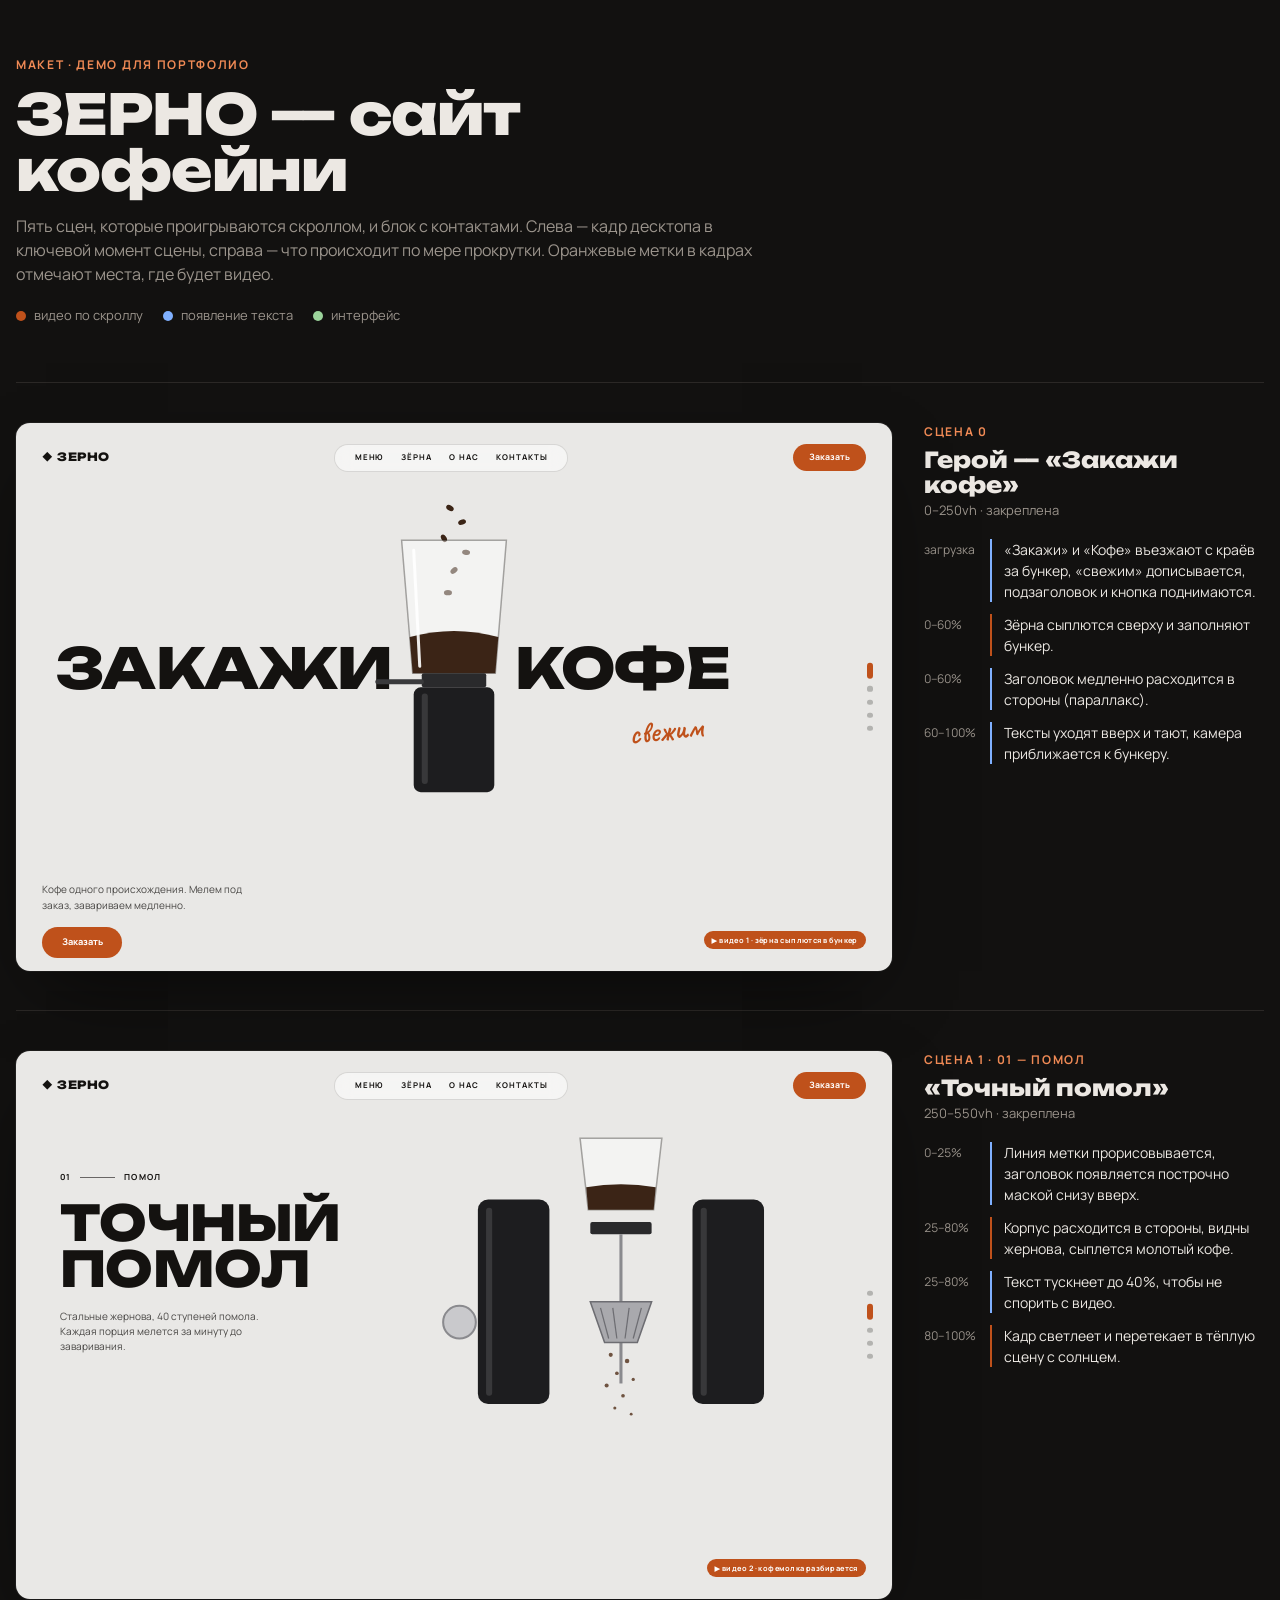
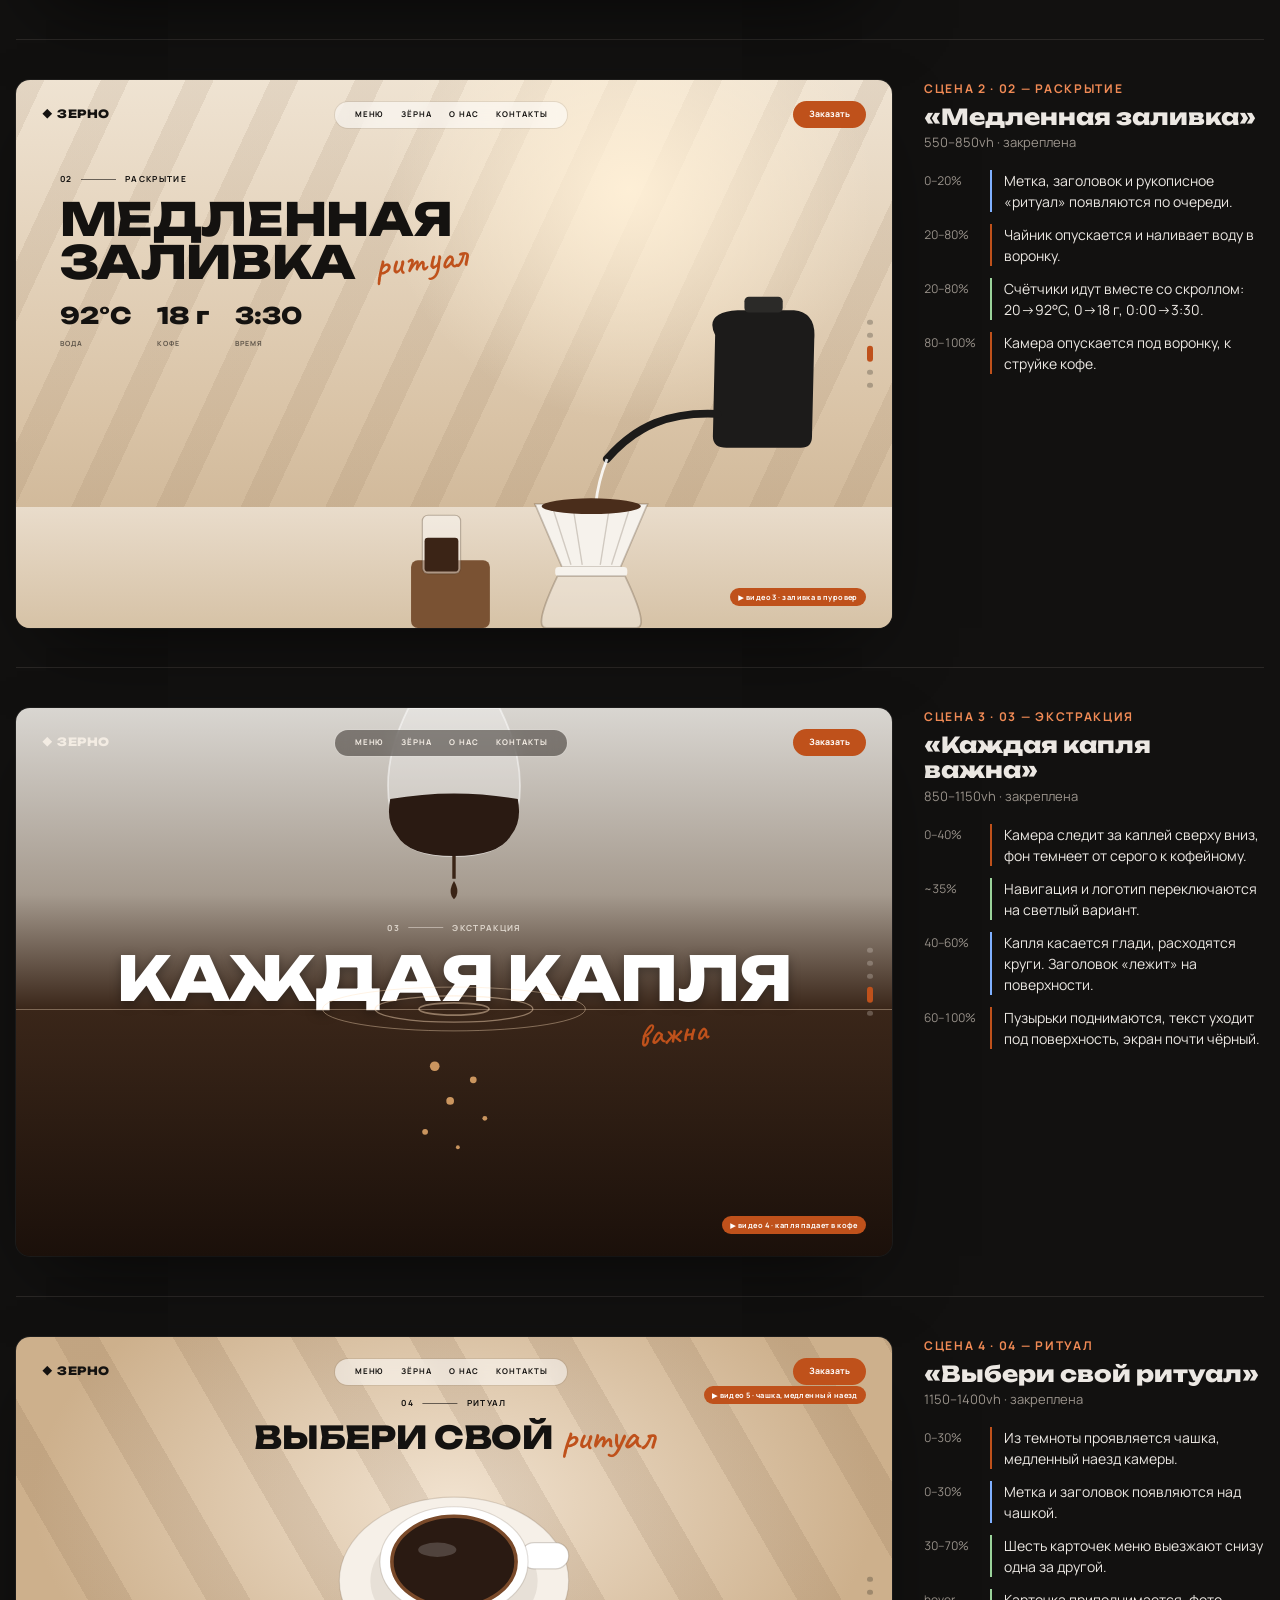
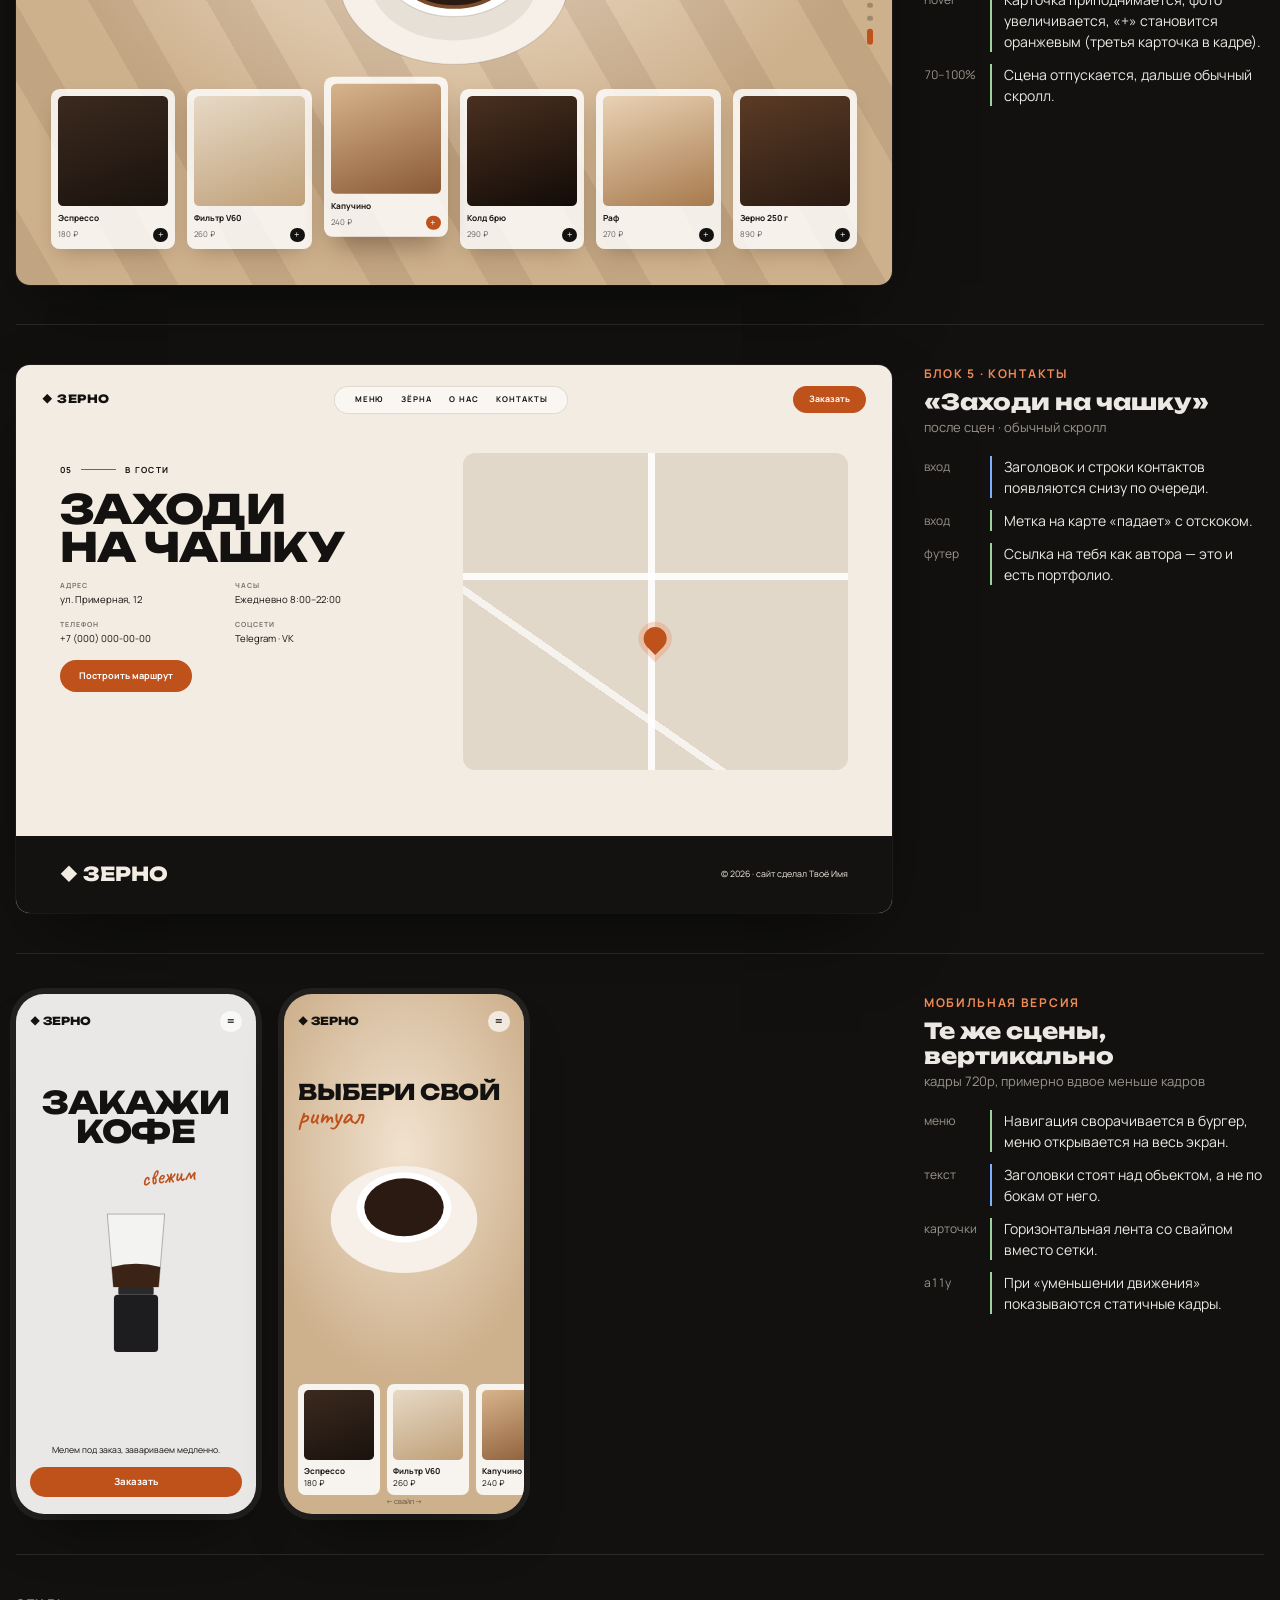
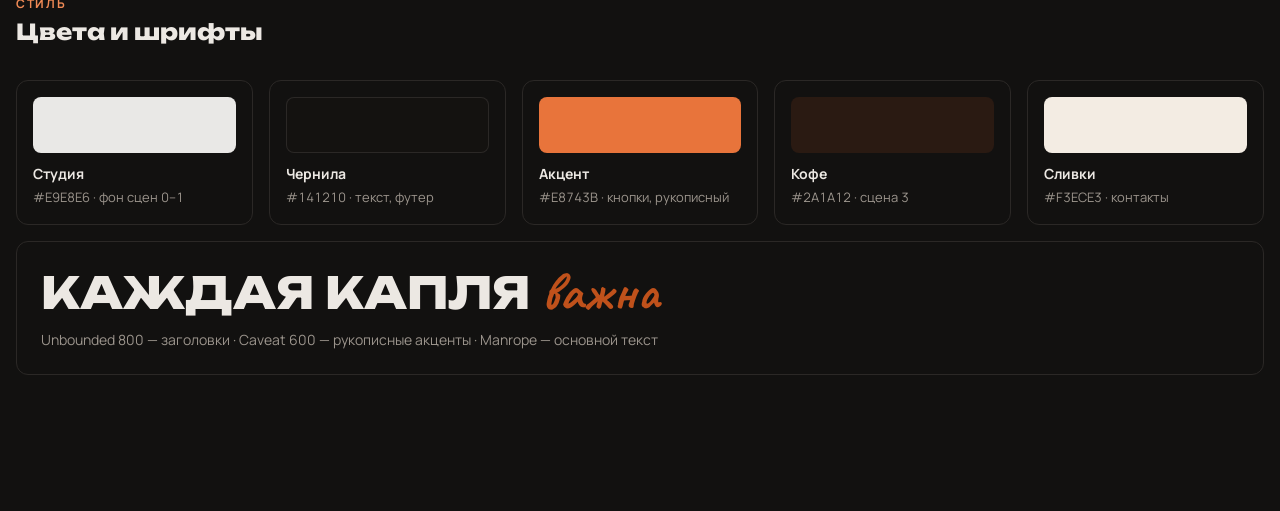
<file: mockup.html>
<!doctype html>
<html lang="ru">
<head>
<meta charset="utf-8">
<meta name="viewport" content="width=device-width, initial-scale=1">
<title>ЗЕРНО — макет</title>
<link rel="preconnect" href="https://fonts.googleapis.com">
<link rel="preconnect" href="https://fonts.gstatic.com" crossorigin>
<link href="https://fonts.googleapis.com/css2?family=Caveat:wght@600&family=Manrope:wght@400;500;700&family=Unbounded:wght@500;800&display=swap" rel="stylesheet">
<style>
  :root {
    --studio: #e9e8e6;
    --ink: #141210;
    --accent: #bf511b;
    --accent-on-dark: #f08a55;
    --coffee: #2a1a12;
    --cream: #f3ece3;
    --page: #121110;
    --page-text: #ece8e3;
    --muted: #9b948c;
    --line: #2b2826;
  }
  * { box-sizing: border-box; margin: 0; padding: 0; }
  body {
    background: var(--page);
    color: var(--page-text);
    font-family: Manrope, system-ui, sans-serif;
    line-height: 1.5;
    padding: 56px 16px 96px;
  }
  .wrap { max-width: 1320px; margin: 0 auto; }

  /* ---------- page header ---------- */
  .doc-head { margin-bottom: 56px; max-width: 760px; }
  .doc-head .kicker { color: var(--accent-on-dark); font-weight: 700; letter-spacing: .14em; font-size: 12px; text-transform: uppercase; }
  .doc-head h1 { font-family: Unbounded, sans-serif; font-weight: 800; font-size: clamp(32px, 5vw, 56px); line-height: 1; margin: 12px 0 16px; letter-spacing: -.02em; }
  .doc-head p { color: var(--muted); }
  .legend { display: flex; flex-wrap: wrap; gap: 8px 20px; margin-top: 20px; font-size: 13px; color: var(--muted); }
  .legend span::before { content: ""; display: inline-block; width: 10px; height: 10px; border-radius: 50%; margin-right: 8px; vertical-align: -1px; }
  .legend .l-video::before { background: var(--accent); }
  .legend .l-text::before { background: #7fb0ff; }
  .legend .l-ui::before { background: #9bd49b; }

  /* ---------- scene row ---------- */
  .scene { display: grid; grid-template-columns: minmax(0, 1fr) 340px; gap: 32px; align-items: start; padding: 40px 0; border-top: 1px solid var(--line); }
  .notes h2 { font-family: Unbounded, sans-serif; font-weight: 800; font-size: 22px; line-height: 1.15; margin: 6px 0 4px; }
  .notes .num { color: var(--accent-on-dark); font-weight: 700; font-size: 12px; letter-spacing: .14em; }
  .notes .range { color: var(--muted); font-size: 13px; margin-bottom: 18px; }
  .steps { list-style: none; display: grid; gap: 12px; }
  .steps li { display: grid; grid-template-columns: 56px 1fr; gap: 10px; font-size: 14px; }
  .steps .at { font-variant-numeric: tabular-nums; font-size: 12px; color: var(--muted); padding-top: 2px; }
  .steps .t { padding-left: 12px; border-left: 2px solid var(--line); }
  .steps .t.video { border-color: var(--accent); }
  .steps .t.text { border-color: #7fb0ff; }
  .steps .t.ui { border-color: #9bd49b; }

  /* ---------- frame (desktop screen) ---------- */
  .frame {
    container-type: inline-size;
    position: relative;
    aspect-ratio: 16 / 10;
    border-radius: 14px;
    overflow: hidden;
    background: var(--studio);
    color: var(--ink);
    box-shadow: 0 30px 80px -30px rgba(0,0,0,.7), 0 0 0 1px rgba(255,255,255,.06);
  }
  .frame * { position: absolute; }
  .frame .flow, .frame .flow * { position: static; }

  .f-nav { inset: 2.4cqw 3cqw auto 3cqw; display: flex; align-items: center; justify-content: space-between; z-index: 5; }
  .f-nav * { position: static; }
  .f-logo { font-family: Unbounded, sans-serif; font-weight: 800; font-size: 1.3cqw; letter-spacing: .04em; }
  .f-pill { display: flex; gap: 2cqw; padding: .8cqw 2.2cqw; border-radius: 99px; font-size: .9cqw; font-weight: 700; letter-spacing: .12em; background: rgba(255,255,255,.55); backdrop-filter: blur(8px); box-shadow: 0 0 0 1px rgba(20,18,16,.08); }
  .f-cta { font-size: 1cqw; font-weight: 700; color: #fff; background: var(--accent); padding: .8cqw 1.8cqw; border-radius: 99px; }
  .dark .f-pill { background: rgba(20,14,10,.45); color: var(--cream); box-shadow: 0 0 0 1px rgba(255,255,255,.12); }
  .dark .f-logo { color: var(--cream); }

  .dots { right: 2.2cqw; top: 50%; transform: translateY(-50%); display: grid; gap: .9cqw; z-index: 5; }
  .dots i { position: static; display: block; width: .6cqw; height: .6cqw; border-radius: 50%; background: currentColor; opacity: .25; }
  .dots i.on { opacity: 1; height: 1.8cqw; border-radius: 99px; background: var(--accent); }

  .label { font-size: .95cqw; font-weight: 700; letter-spacing: .16em; display: flex; align-items: center; gap: 1cqw; }
  .label * { position: static; }
  .label b { display: inline-block; width: 4cqw; height: 1px; background: currentColor; opacity: .6; }
  .title { font-family: Unbounded, sans-serif; font-weight: 800; line-height: .95; letter-spacing: -.01em; text-transform: uppercase; }
  .script { font-family: Caveat, cursive; font-weight: 600; color: var(--accent); }
  .body { font-size: 1.15cqw; line-height: 1.5; max-width: 26cqw; opacity: .75; }
  .btn { display: inline-block; font-size: 1.05cqw; font-weight: 700; color: #fff; background: var(--accent); padding: 1cqw 2.2cqw; border-radius: 99px; }

  /* tag that marks a placeholder for video */
  .tag { right: 3cqw; bottom: 2.4cqw; font-size: .85cqw; font-weight: 700; letter-spacing: .06em; padding: .4cqw .9cqw; border-radius: 99px; background: var(--accent); color: #fff; white-space: nowrap; z-index: 6; }
  .tag::before { content: "▶ "; }

  /* ---------- scene 0: hero ---------- */
  .s0 .obj { left: 50%; top: 14%; width: 23cqw; transform: translateX(-50%); z-index: 3; }
  .s0 .h-left, .s0 .h-right { top: 40%; font-size: 6.4cqw; z-index: 2; }
  .s0 .h-left { right: 57%; }
  .s0 .h-right { left: 57%; }
  .s0 .h-script { left: 70%; top: 52%; font-size: 3.4cqw; transform: rotate(-6deg); z-index: 4; }
  .s0 .bl { left: 3cqw; bottom: 5cqw; display: grid; gap: 1.6cqw; }
  .s0 .bl > * { position: static; }

  /* ---------- scene 1: grind ---------- */
  .s1 .copy { left: 5cqw; top: 22%; display: grid; gap: 1.8cqw; }
  .s1 .copy > * { position: static; }
  .s1 .title { font-size: 5.6cqw; }
  .s1 .obj { right: 10cqw; top: 14%; width: 42cqw; }

  /* ---------- scene 2: bloom ---------- */
  .s2 { background:
      radial-gradient(40% 60% at 70% 20%, rgba(255,240,215,.95), transparent 70%),
      repeating-linear-gradient(115deg, rgba(120,90,60,.10) 0 2cqw, transparent 2cqw 6cqw),
      linear-gradient(180deg, #efe3d2 0%, #d9c3a6 62%, #c7ad8c 100%); }
  .s2 .copy { left: 5cqw; top: 17%; display: grid; gap: 1.4cqw; }
  .s2 .copy * { position: static; }
  .s2 .copy .t-wrap { position: relative; }
  .s2 .copy .t-wrap .script { position: absolute; }
  .s2 .title { font-size: 5.2cqw; }
  .s2 .t-wrap { position: relative; }
  .s2 .t-wrap .script { position: absolute; left: 36cqw; bottom: -.4cqw; font-size: 4.2cqw; transform: rotate(-6deg); }
  .s2 .stats { display: flex; gap: 3cqw; margin-top: 1cqw; }
  .s2 .stats > div { position: static; }
  .s2 .stats strong { display: block; font-family: Unbounded, sans-serif; font-weight: 800; font-size: 2.6cqw; line-height: 1; }
  .s2 .stats span { font-size: .8cqw; font-weight: 700; letter-spacing: .14em; opacity: .6; }
  .s2 .obj { right: 6cqw; bottom: 0; width: 54cqw; }
  .s2 .table { left: 0; right: 0; bottom: 0; height: 22%; background: linear-gradient(180deg, #e9dccb, #d6c2a6); }

  /* ---------- scene 3: extraction ---------- */
  .s3 { background: linear-gradient(180deg, #d9d6d1 0%, #a59a8e 34%, #3a2619 55%, #1b100a 100%); color: var(--cream); }
  .s3 .obj { left: 50%; top: 0; width: 26cqw; transform: translateX(-50%); }
  .s3 .surface { left: 0; right: 0; top: 55%; height: 1px; background: rgba(255,230,200,.35); }
  .s3 .ripples { left: 50%; top: 55%; width: 40cqw; transform: translate(-50%, -50%); }
  .s3 .lbl { left: 50%; top: 39%; transform: translateX(-50%); color: var(--cream); opacity: .8; }
  .s3 .title { left: 50%; top: 44%; transform: translateX(-50%); font-size: 7cqw; white-space: nowrap; color: #fff; text-shadow: 0 .3cqw 1.2cqw rgba(0,0,0,.35); }
  .s3 .script { left: 71%; top: 55%; font-size: 3.6cqw; transform: rotate(-6deg); }
  .s3 .bubbles { left: 50%; top: 62%; width: 22cqw; transform: translateX(-50%); }

  /* ---------- scene 4: ritual ---------- */
  .s4 { background:
      repeating-linear-gradient(60deg, rgba(90,60,35,.10) 0 3cqw, transparent 3cqw 8cqw),
      radial-gradient(60% 60% at 50% 30%, #f1e2cf, #cdb08c 80%); }
  .s4 .lbl { left: 50%; top: 11%; transform: translateX(-50%); }
  .s4 .title { left: 50%; top: 15%; transform: translateX(-50%); font-size: 3.6cqw; white-space: nowrap; display: flex; align-items: baseline; gap: 1cqw; }
  .s4 .title .script { position: static; font-size: 4.4cqw; text-transform: none; }
  .s4 .obj { left: 50%; top: 20%; width: 30cqw; transform: translateX(-50%); }
  .s4 .cards { left: 4cqw; right: 4cqw; bottom: 4cqw; display: grid; grid-template-columns: repeat(6, 1fr); gap: 1.4cqw; }
  .s4 .card { position: static; background: rgba(255,255,255,.82); border-radius: 1cqw; padding: .8cqw; box-shadow: 0 1cqw 2.4cqw -1cqw rgba(60,35,15,.35); }
  .s4 .card.lift { transform: translateY(-1.4cqw); box-shadow: 0 2cqw 3cqw -1cqw rgba(60,35,15,.45); }
  .s4 .card * { position: static; }
  .s4 .ph { display: block; aspect-ratio: 1; border-radius: .6cqw; background: linear-gradient(160deg, #3b2a1f, #1a120d); margin-bottom: .7cqw; }
  .s4 .card:nth-child(2) .ph { background: linear-gradient(160deg, #e7d9c6, #bfa078); }
  .s4 .card:nth-child(3) .ph { background: linear-gradient(160deg, #d7b48c, #8a5a35); }
  .s4 .card:nth-child(4) .ph { background: linear-gradient(160deg, #4a3020, #120b07); }
  .s4 .card:nth-child(5) .ph { background: linear-gradient(160deg, #e9d2b5, #a87a4d); }
  .s4 .card:nth-child(6) .ph { background: linear-gradient(160deg, #5a3b25, #2a1a12); }
  .s4 .card b { display: block; font-size: .95cqw; }
  .s4 .card .row { display: flex; justify-content: space-between; align-items: center; margin-top: .3cqw; }
  .s4 .card .row span { font-size: .9cqw; opacity: .65; }
  .s4 .card .row i { font-style: normal; display: grid; place-items: center; width: 1.7cqw; height: 1.7cqw; border-radius: 50%; background: var(--ink); color: #fff; font-size: 1.1cqw; line-height: 1; }
  .s4 .card.lift .row i { background: var(--accent); }
  .s4 .tag { top: 9%; bottom: auto; }

  /* ---------- scene 5: visit ---------- */
  .s5 { background: var(--cream); }
  .s5 .copy { left: 5cqw; top: 18%; display: grid; gap: 1.6cqw; width: 38cqw; }
  .s5 .copy > * { position: static; }
  .s5 .title { font-size: 4.6cqw; }
  .s5 .info { display: grid; grid-template-columns: 1fr 1fr; gap: 1.4cqw 2cqw; font-size: 1.1cqw; }
  .s5 .info * { position: static; }
  .s5 .info small { display: block; font-size: .8cqw; font-weight: 700; letter-spacing: .14em; opacity: .55; margin-bottom: .2cqw; }
  .s5 .map { right: 5cqw; top: 16%; width: 44cqw; height: 58%; border-radius: 1.4cqw; overflow: hidden;
      background:
        linear-gradient(90deg, transparent 48%, rgba(255,255,255,.9) 48% 50%, transparent 50%),
        linear-gradient(0deg, transparent 60%, rgba(255,255,255,.9) 60% 62%, transparent 62%),
        linear-gradient(35deg, transparent 30%, rgba(255,255,255,.7) 30% 31.5%, transparent 31.5%),
        #e2d8ca; }
  .s5 .pin { left: 73%; top: 52%; width: 2.6cqw; height: 2.6cqw; border-radius: 50% 50% 50% 0; transform: translate(-50%, -100%) rotate(-45deg); background: var(--accent); box-shadow: 0 0 0 .6cqw rgba(232,116,59,.25); }
  .s5 .foot { left: 0; right: 0; bottom: 0; height: 14%; background: var(--ink); color: var(--cream); display: flex; align-items: center; justify-content: space-between; padding: 0 5cqw; font-size: 1cqw; }
  .s5 .foot * { position: static; }
  .s5 .foot .big { font-family: Unbounded, sans-serif; font-weight: 800; font-size: 2.2cqw; }

  /* ---------- mobile frames ---------- */
  .mobiles { display: flex; gap: 28px; flex-wrap: wrap; }
  .phone { container-type: inline-size; position: relative; width: 240px; aspect-ratio: 9 / 19.5; border-radius: 28px; overflow: hidden; background: var(--studio); color: var(--ink); box-shadow: 0 30px 60px -30px rgba(0,0,0,.7), 0 0 0 6px #232120; }
  .phone * { position: absolute; }
  .phone .p-nav { inset: 7cqw 6cqw auto 6cqw; display: flex; justify-content: space-between; align-items: center; }
  .phone .p-nav * { position: static; }
  .phone .p-logo { font-family: Unbounded, sans-serif; font-weight: 800; font-size: 4.6cqw; }
  .phone .p-burger { width: 9cqw; height: 9cqw; border-radius: 50%; background: rgba(255,255,255,.7); display: grid; place-items: center; font-size: 4cqw; }
  .phone .title { font-family: Unbounded, sans-serif; font-weight: 800; text-transform: uppercase; line-height: .95; }
  .p0 .title { left: 6cqw; right: 6cqw; top: 18%; font-size: 13cqw; text-align: center; }
  .p0 .script { left: 50%; top: 32%; font-size: 9cqw; transform: translateX(10%) rotate(-6deg); }
  .p0 .obj { left: 50%; top: 38%; width: 46cqw; transform: translateX(-50%); }
  .p0 .bl { left: 6cqw; right: 6cqw; bottom: 7cqw; display: grid; gap: 4cqw; text-align: center; font-size: 3.6cqw; }
  .p0 .bl * { position: static; }
  .p0 .btn { font-size: 4cqw; padding: 3.4cqw; border-radius: 99px; }
  .p4 { background: radial-gradient(70% 50% at 50% 30%, #f1e2cf, #cdb08c 90%); }
  .p4 .title { left: 6cqw; top: 17%; font-size: 9cqw; }
  .p4 .title .script { position: static; font-size: 11cqw; text-transform: none; }
  .p4 .obj { left: 50%; top: 27%; width: 70cqw; transform: translateX(-50%); }
  .p4 .strip { left: 6cqw; bottom: 8cqw; display: flex; gap: 3cqw; }
  .p4 .strip * { position: static; }
  .p4 .c { width: 34cqw; flex: none; background: rgba(255,255,255,.85); border-radius: 3cqw; padding: 2.4cqw; font-size: 3.4cqw; }
  .p4 .c .ph { display: block; aspect-ratio: 1; border-radius: 2cqw; background: linear-gradient(160deg, #3b2a1f, #1a120d); margin-bottom: 2cqw; }
  .p4 .c:nth-child(2) .ph { background: linear-gradient(160deg, #e7d9c6, #bfa078); }
  .p4 .c:nth-child(3) .ph { background: linear-gradient(160deg, #d7b48c, #8a5a35); }
  .p4 .swipe { left: 0; right: 0; bottom: 3cqw; text-align: center; font-size: 3cqw; opacity: .6; }

  /* ---------- tokens ---------- */
  .tokens { display: grid; grid-template-columns: repeat(auto-fit, minmax(200px, 1fr)); gap: 16px; }
  .tok { border: 1px solid var(--line); border-radius: 12px; padding: 16px; }
  .tok .sw { height: 56px; border-radius: 8px; margin-bottom: 10px; }
  .tok b { display: block; font-size: 14px; }
  .tok span { color: var(--muted); font-size: 13px; font-variant-numeric: tabular-nums; }
  .type-sample { border: 1px solid var(--line); border-radius: 12px; padding: 24px; display: grid; gap: 10px; grid-column: 1 / -1; }
  .type-sample .a { font-family: Unbounded, sans-serif; font-weight: 800; font-size: clamp(28px, 4vw, 44px); line-height: 1; text-transform: uppercase; }
  .type-sample .a em { font-family: Caveat, cursive; font-style: normal; color: var(--accent); text-transform: none; font-size: 1.2em; }
  .type-sample .c { color: var(--muted); font-size: 14px; }

  @media (max-width: 960px) {
    .scene { grid-template-columns: 1fr; gap: 20px; }
  }
</style>
</head>
<body>
<div class="wrap">

  <header class="doc-head">
    <div class="kicker">Макет · демо для портфолио</div>
    <h1>ЗЕРНО — сайт кофейни</h1>
    <p>Пять сцен, которые проигрываются скроллом, и блок с контактами. Слева — кадр десктопа в ключевой момент сцены, справа — что происходит по мере прокрутки. Оранжевые метки в кадрах отмечают места, где будет видео.</p>
    <div class="legend">
      <span class="l-video">видео по скроллу</span>
      <span class="l-text">появление текста</span>
      <span class="l-ui">интерфейс</span>
    </div>
  </header>

  <!-- ================= SCENE 0 ================= -->
  <section class="scene">
    <div class="frame s0">
      <div class="f-nav"><span class="f-logo">◆ ЗЕРНО</span><span class="f-pill"><span>МЕНЮ</span><span>ЗЁРНА</span><span>О НАС</span><span>КОНТАКТЫ</span></span><span class="f-cta">Заказать</span></div>
      <div class="dots"><i class="on"></i><i></i><i></i><i></i><i></i></div>
      <span class="tag">видео 1 · зёрна сыплются в бункер</span>
      <div class="title h-left">Закажи</div>
      <div class="title h-right">Кофе</div>
      <div class="script h-script">свежим</div>
      <svg class="obj" viewBox="0 0 200 300" aria-hidden="true">
        <g fill="#3b2416">
          <ellipse cx="96" cy="8" rx="4" ry="2.6" transform="rotate(30 96 8)"/>
          <ellipse cx="108" cy="22" rx="4" ry="2.6" transform="rotate(-20 108 22)"/>
          <ellipse cx="90" cy="38" rx="4" ry="2.6" transform="rotate(60 90 38)"/>
          <ellipse cx="112" cy="52" rx="4" ry="2.6" transform="rotate(10 112 52)"/>
          <ellipse cx="100" cy="70" rx="4" ry="2.6" transform="rotate(-40 100 70)"/>
          <ellipse cx="94" cy="92" rx="4" ry="2.6"/>
        </g>
        <path d="M48 40 L152 40 L141 172 L59 172 Z" fill="rgba(255,255,255,.45)" stroke="rgba(20,18,16,.35)" stroke-width="1.5"/>
        <path d="M56 136 Q100 124 144 136 L141 172 L59 172 Z" fill="#3b2416"/>
        <path d="M60 50 L66 165" stroke="rgba(255,255,255,.9)" stroke-width="3" stroke-linecap="round"/>
        <rect x="68" y="172" width="64" height="14" rx="2" fill="#2a2a2c"/>
        <rect x="22" y="178" width="48" height="5" rx="2" fill="#3a3a3c"/>
        <rect x="60" y="186" width="80" height="104" rx="7" fill="#1d1d1f"/>
        <rect x="68" y="192" width="6" height="90" rx="3" fill="rgba(255,255,255,.12)"/>
      </svg>
      <div class="bl">
        <div class="body">Кофе одного происхождения. Мелем под заказ, завариваем медленно.</div>
        <div><span class="btn">Заказать</span></div>
      </div>
    </div>
    <aside class="notes">
      <div class="num">СЦЕНА 0</div>
      <h2>Герой — «Закажи кофе»</h2>
      <div class="range">0–250vh · закреплена</div>
      <ul class="steps">
        <li><span class="at">загрузка</span><span class="t text">«Закажи» и «Кофе» въезжают с краёв за бункер, «свежим» дописывается, подзаголовок и кнопка поднимаются.</span></li>
        <li><span class="at">0–60%</span><span class="t video">Зёрна сыплются сверху и заполняют бункер.</span></li>
        <li><span class="at">0–60%</span><span class="t text">Заголовок медленно расходится в стороны (параллакс).</span></li>
        <li><span class="at">60–100%</span><span class="t text">Тексты уходят вверх и тают, камера приближается к бункеру.</span></li>
      </ul>
    </aside>
  </section>

  <!-- ================= SCENE 1 ================= -->
  <section class="scene">
    <div class="frame s1">
      <div class="f-nav"><span class="f-logo">◆ ЗЕРНО</span><span class="f-pill"><span>МЕНЮ</span><span>ЗЁРНА</span><span>О НАС</span><span>КОНТАКТЫ</span></span><span class="f-cta">Заказать</span></div>
      <div class="dots"><i></i><i class="on"></i><i></i><i></i><i></i></div>
      <span class="tag">видео 2 · кофемолка разбирается</span>
      <div class="copy">
        <div class="label">01 <b></b> ПОМОЛ</div>
        <div class="title">Точный<br>помол</div>
        <div class="body">Стальные жернова, 40 ступеней помола. Каждая порция мелется за минуту до заваривания.</div>
      </div>
      <svg class="obj" viewBox="0 0 360 300" aria-hidden="true">
        <path d="M140 10 L220 10 L212 80 L148 80 Z" fill="rgba(255,255,255,.45)" stroke="rgba(20,18,16,.35)" stroke-width="1.5"/>
        <path d="M146 58 Q180 52 214 58 L212 80 L148 80 Z" fill="#3b2416"/>
        <rect x="150" y="92" width="60" height="12" rx="2" fill="#2a2a2c"/>
        <rect x="40" y="70" width="70" height="200" rx="10" fill="#1d1d1f"/>
        <rect x="48" y="78" width="6" height="184" rx="3" fill="rgba(255,255,255,.12)"/>
        <rect x="250" y="70" width="70" height="200" rx="10" fill="#1d1d1f"/>
        <rect x="258" y="78" width="6" height="184" rx="3" fill="rgba(255,255,255,.12)"/>
        <circle cx="22" cy="190" r="16" fill="#c9c9cc" stroke="#8a8a8e" stroke-width="2"/>
        <line x1="180" y1="104" x2="180" y2="250" stroke="#8a8a8e" stroke-width="3"/>
        <path d="M150 170 L210 170 L196 210 L164 210 Z" fill="#a9a9ad" stroke="#6d6d72" stroke-width="1.5"/>
        <g stroke="#6d6d72" stroke-width="1.2">
          <line x1="160" y1="176" x2="168" y2="206"/><line x1="172" y1="176" x2="176" y2="206"/>
          <line x1="188" y1="176" x2="184" y2="206"/><line x1="200" y1="176" x2="192" y2="206"/>
        </g>
        <g fill="#5a3a25" opacity=".85">
          <circle cx="170" cy="222" r="2"/><circle cx="186" cy="228" r="2.2"/><circle cx="176" cy="240" r="1.8"/>
          <circle cx="192" cy="246" r="1.6"/><circle cx="166" cy="252" r="2"/><circle cx="182" cy="262" r="1.8"/>
          <circle cx="174" cy="274" r="1.5"/><circle cx="190" cy="280" r="1.4"/>
        </g>
      </svg>
    </div>
    <aside class="notes">
      <div class="num">СЦЕНА 1 · 01 — ПОМОЛ</div>
      <h2>«Точный помол»</h2>
      <div class="range">250–550vh · закреплена</div>
      <ul class="steps">
        <li><span class="at">0–25%</span><span class="t text">Линия метки прорисовывается, заголовок появляется построчно маской снизу вверх.</span></li>
        <li><span class="at">25–80%</span><span class="t video">Корпус расходится в стороны, видны жернова, сыплется молотый кофе.</span></li>
        <li><span class="at">25–80%</span><span class="t text">Текст тускнеет до 40%, чтобы не спорить с видео.</span></li>
        <li><span class="at">80–100%</span><span class="t video">Кадр светлеет и перетекает в тёплую сцену с солнцем.</span></li>
      </ul>
    </aside>
  </section>

  <!-- ================= SCENE 2 ================= -->
  <section class="scene">
    <div class="frame s2">
      <div class="table"></div>
      <div class="f-nav"><span class="f-logo">◆ ЗЕРНО</span><span class="f-pill"><span>МЕНЮ</span><span>ЗЁРНА</span><span>О НАС</span><span>КОНТАКТЫ</span></span><span class="f-cta">Заказать</span></div>
      <div class="dots"><i></i><i></i><i class="on"></i><i></i><i></i></div>
      <span class="tag">видео 3 · заливка в пуровер</span>
      <div class="copy">
        <div class="label">02 <b></b> РАСКРЫТИЕ</div>
        <div class="t-wrap"><div class="title">Медленная<br>заливка</div><div class="script">ритуал</div></div>
        <div class="stats">
          <div><strong>92°C</strong><span>ВОДА</span></div>
          <div><strong>18 г</strong><span>КОФЕ</span></div>
          <div><strong>3:30</strong><span>ВРЕМЯ</span></div>
        </div>
      </div>
      <svg class="obj" viewBox="0 0 420 300" aria-hidden="true">
        <path d="M310 40 Q300 20 330 18 L380 18 Q400 20 398 44 L396 130 Q396 140 386 140 L320 140 Q308 140 308 130 Z" fill="#1c1b1a"/>
        <path d="M312 110 C 270 108, 240 120, 214 150" fill="none" stroke="#1c1b1a" stroke-width="7" stroke-linecap="round"/>
        <rect x="336" y="6" width="34" height="14" rx="4" fill="#2b2a28"/>
        <path d="M214 150 Q206 170 204 190" fill="none" stroke="rgba(255,255,255,.85)" stroke-width="2.5"/>
        <path d="M150 190 L250 190 L226 246 L174 246 Z" fill="#f6f2ec" stroke="rgba(60,40,20,.25)" stroke-width="1.5"/>
        <g stroke="rgba(60,40,20,.2)" stroke-width="1.2">
          <line x1="166" y1="194" x2="182" y2="244"/><line x1="184" y1="194" x2="192" y2="244"/>
          <line x1="216" y1="194" x2="208" y2="244"/><line x1="234" y1="194" x2="218" y2="244"/>
        </g>
        <ellipse cx="200" cy="192" rx="44" ry="7" fill="#4a2d1b"/>
        <rect x="168" y="246" width="64" height="8" rx="3" fill="#f6f2ec"/>
        <path d="M170 254 L230 254 Q252 300 240 300 L160 300 Q148 300 170 254 Z" fill="rgba(255,255,255,.35)" stroke="rgba(60,40,20,.25)" stroke-width="1.5"/>
        <g transform="translate(40 200)">
          <rect x="0" y="40" width="70" height="60" rx="6" fill="#7a5233"/>
          <rect x="10" y="0" width="34" height="52" rx="5" fill="rgba(255,255,255,.4)" stroke="rgba(60,40,20,.3)"/>
          <rect x="12" y="20" width="30" height="30" rx="3" fill="#3b2416"/>
        </g>
      </svg>
    </div>
    <aside class="notes">
      <div class="num">СЦЕНА 2 · 02 — РАСКРЫТИЕ</div>
      <h2>«Медленная заливка»</h2>
      <div class="range">550–850vh · закреплена</div>
      <ul class="steps">
        <li><span class="at">0–20%</span><span class="t text">Метка, заголовок и рукописное «ритуал» появляются по очереди.</span></li>
        <li><span class="at">20–80%</span><span class="t video">Чайник опускается и наливает воду в воронку.</span></li>
        <li><span class="at">20–80%</span><span class="t ui">Счётчики идут вместе со скроллом: 20→92°C, 0→18 г, 0:00→3:30.</span></li>
        <li><span class="at">80–100%</span><span class="t video">Камера опускается под воронку, к струйке кофе.</span></li>
      </ul>
    </aside>
  </section>

  <!-- ================= SCENE 3 ================= -->
  <section class="scene">
    <div class="frame s3 dark">
      <div class="f-nav"><span class="f-logo">◆ ЗЕРНО</span><span class="f-pill"><span>МЕНЮ</span><span>ЗЁРНА</span><span>О НАС</span><span>КОНТАКТЫ</span></span><span class="f-cta">Заказать</span></div>
      <div class="dots"><i></i><i></i><i></i><i class="on"></i><i></i></div>
      <svg class="obj" viewBox="0 0 200 170" aria-hidden="true">
        <path d="M60 0 L140 0 Q170 60 150 110 Q140 130 100 130 Q60 130 50 110 Q30 60 60 0 Z" fill="rgba(255,255,255,.28)" stroke="rgba(255,255,255,.5)" stroke-width="1.5"/>
        <path d="M44 80 Q100 70 156 80 Q160 100 150 112 Q140 130 100 130 Q60 130 50 112 Q40 100 44 80 Z" fill="#2a1a12"/>
        <line x1="100" y1="130" x2="100" y2="150" stroke="#3a2416" stroke-width="3"/>
        <path d="M100 152 Q94 162 100 168 Q106 162 100 152 Z" fill="#3a2416"/>
      </svg>
      <span class="tag">видео 4 · капля падает в кофе</span>
      <div class="label lbl">03 <b></b> ЭКСТРАКЦИЯ</div>
      <div class="title">Каждая капля</div>
      <div class="script">важна</div>
      <div class="surface"></div>
      <svg class="ripples" viewBox="0 0 400 80" aria-hidden="true">
        <g fill="none" stroke="rgba(255,225,190,.45)">
          <ellipse cx="200" cy="40" rx="40" ry="7" stroke-width="2"/>
          <ellipse cx="200" cy="40" rx="90" ry="15" stroke-width="1.5"/>
          <ellipse cx="200" cy="40" rx="150" ry="25" stroke-width="1"/>
        </g>
      </svg>
      <svg class="bubbles" viewBox="0 0 200 120" aria-hidden="true">
        <g fill="rgba(255,190,120,.75)">
          <circle cx="80" cy="20" r="5"/><circle cx="120" cy="34" r="3.5"/><circle cx="96" cy="56" r="4"/>
          <circle cx="132" cy="74" r="2.5"/><circle cx="70" cy="88" r="3"/><circle cx="104" cy="104" r="2"/>
        </g>
      </svg>
    </div>
    <aside class="notes">
      <div class="num">СЦЕНА 3 · 03 — ЭКСТРАКЦИЯ</div>
      <h2>«Каждая капля важна»</h2>
      <div class="range">850–1150vh · закреплена</div>
      <ul class="steps">
        <li><span class="at">0–40%</span><span class="t video">Камера следит за каплей сверху вниз, фон темнеет от серого к кофейному.</span></li>
        <li><span class="at">~35%</span><span class="t ui">Навигация и логотип переключаются на светлый вариант.</span></li>
        <li><span class="at">40–60%</span><span class="t text">Капля касается глади, расходятся круги. Заголовок «лежит» на поверхности.</span></li>
        <li><span class="at">60–100%</span><span class="t video">Пузырьки поднимаются, текст уходит под поверхность, экран почти чёрный.</span></li>
      </ul>
    </aside>
  </section>

  <!-- ================= SCENE 4 ================= -->
  <section class="scene">
    <div class="frame s4">
      <div class="f-nav"><span class="f-logo">◆ ЗЕРНО</span><span class="f-pill"><span>МЕНЮ</span><span>ЗЁРНА</span><span>О НАС</span><span>КОНТАКТЫ</span></span><span class="f-cta">Заказать</span></div>
      <div class="dots"><i></i><i></i><i></i><i></i><i class="on"></i></div>
      <div class="label lbl">04 <b></b> РИТУАЛ</div>
      <div class="title">Выбери свой <span class="script">ритуал</span></div>
      <svg class="obj" viewBox="0 0 220 200" aria-hidden="true">
        <ellipse cx="110" cy="112" rx="96" ry="70" fill="#f6f0e8" stroke="rgba(60,40,20,.15)"/>
        <ellipse cx="110" cy="112" rx="70" ry="50" fill="rgba(60,40,20,.08)"/>
        <rect x="166" y="80" width="40" height="22" rx="11" fill="#fff" stroke="rgba(60,40,20,.2)"/>
        <ellipse cx="110" cy="96" rx="62" ry="46" fill="#fff" stroke="rgba(60,40,20,.15)"/>
        <ellipse cx="110" cy="96" rx="52" ry="38" fill="#2a1a12"/>
        <ellipse cx="110" cy="96" rx="52" ry="38" fill="none" stroke="#7a4a2a" stroke-width="3"/>
        <ellipse cx="96" cy="86" rx="16" ry="6" fill="rgba(255,255,255,.18)"/>
      </svg>
      <span class="tag">видео 5 · чашка, медленный наезд</span>
      <div class="cards">
        <div class="card"><span class="ph"></span><b>Эспрессо</b><div class="row"><span>180 ₽</span><i>+</i></div></div>
        <div class="card"><span class="ph"></span><b>Фильтр V60</b><div class="row"><span>260 ₽</span><i>+</i></div></div>
        <div class="card lift"><span class="ph"></span><b>Капучино</b><div class="row"><span>240 ₽</span><i>+</i></div></div>
        <div class="card"><span class="ph"></span><b>Колд брю</b><div class="row"><span>290 ₽</span><i>+</i></div></div>
        <div class="card"><span class="ph"></span><b>Раф</b><div class="row"><span>270 ₽</span><i>+</i></div></div>
        <div class="card"><span class="ph"></span><b>Зерно 250 г</b><div class="row"><span>890 ₽</span><i>+</i></div></div>
      </div>
    </div>
    <aside class="notes">
      <div class="num">СЦЕНА 4 · 04 — РИТУАЛ</div>
      <h2>«Выбери свой ритуал»</h2>
      <div class="range">1150–1400vh · закреплена</div>
      <ul class="steps">
        <li><span class="at">0–30%</span><span class="t video">Из темноты проявляется чашка, медленный наезд камеры.</span></li>
        <li><span class="at">0–30%</span><span class="t text">Метка и заголовок появляются над чашкой.</span></li>
        <li><span class="at">30–70%</span><span class="t ui">Шесть карточек меню выезжают снизу одна за другой.</span></li>
        <li><span class="at">hover</span><span class="t ui">Карточка приподнимается, фото увеличивается, «+» становится оранжевым (третья карточка в кадре).</span></li>
        <li><span class="at">70–100%</span><span class="t ui">Сцена отпускается, дальше обычный скролл.</span></li>
      </ul>
    </aside>
  </section>

  <!-- ================= SCENE 5 ================= -->
  <section class="scene">
    <div class="frame s5">
      <div class="f-nav"><span class="f-logo">◆ ЗЕРНО</span><span class="f-pill"><span>МЕНЮ</span><span>ЗЁРНА</span><span>О НАС</span><span>КОНТАКТЫ</span></span><span class="f-cta">Заказать</span></div>
      <div class="copy">
        <div class="label">05 <b></b> В ГОСТИ</div>
        <div class="title">Заходи<br>на чашку</div>
        <div class="info">
          <div><small>АДРЕС</small>ул. Примерная, 12</div>
          <div><small>ЧАСЫ</small>Ежедневно 8:00–22:00</div>
          <div><small>ТЕЛЕФОН</small>+7 (000) 000-00-00</div>
          <div><small>СОЦСЕТИ</small>Telegram · VK</div>
        </div>
        <div><span class="btn">Построить маршрут</span></div>
      </div>
      <div class="map"></div>
      <div class="pin"></div>
      <div class="foot"><span class="big">◆ ЗЕРНО</span><span>© 2026 · сайт сделал Твоё Имя</span></div>
    </div>
    <aside class="notes">
      <div class="num">БЛОК 5 · КОНТАКТЫ</div>
      <h2>«Заходи на чашку»</h2>
      <div class="range">после сцен · обычный скролл</div>
      <ul class="steps">
        <li><span class="at">вход</span><span class="t text">Заголовок и строки контактов появляются снизу по очереди.</span></li>
        <li><span class="at">вход</span><span class="t ui">Метка на карте «падает» с отскоком.</span></li>
        <li><span class="at">футер</span><span class="t ui">Ссылка на тебя как автора — это и есть портфолио.</span></li>
      </ul>
    </aside>
  </section>

  <!-- ================= MOBILE ================= -->
  <section class="scene">
    <div class="mobiles">
      <div class="phone p0">
        <div class="p-nav"><span class="p-logo">◆ ЗЕРНО</span><span class="p-burger">≡</span></div>
        <div class="title">Закажи<br>кофе</div>
        <div class="script" style="font-family:Caveat,cursive;color:var(--accent)">свежим</div>
        <svg class="obj" viewBox="0 0 200 300" aria-hidden="true">
          <path d="M48 40 L152 40 L141 172 L59 172 Z" fill="rgba(255,255,255,.45)" stroke="rgba(20,18,16,.35)" stroke-width="1.5"/>
          <path d="M56 136 Q100 124 144 136 L141 172 L59 172 Z" fill="#3b2416"/>
          <rect x="68" y="172" width="64" height="14" rx="2" fill="#2a2a2c"/>
          <rect x="60" y="186" width="80" height="104" rx="7" fill="#1d1d1f"/>
        </svg>
        <div class="bl"><div>Мелем под заказ, завариваем медленно.</div><span class="btn">Заказать</span></div>
      </div>
      <div class="phone p4">
        <div class="p-nav"><span class="p-logo">◆ ЗЕРНО</span><span class="p-burger">≡</span></div>
        <div class="title">Выбери свой<br><span class="script" style="font-family:Caveat,cursive;color:var(--accent)">ритуал</span></div>
        <svg class="obj" viewBox="0 0 220 200" aria-hidden="true">
          <ellipse cx="110" cy="112" rx="96" ry="70" fill="#f6f0e8"/>
          <ellipse cx="110" cy="96" rx="62" ry="46" fill="#fff"/>
          <ellipse cx="110" cy="96" rx="52" ry="38" fill="#2a1a12"/>
        </svg>
        <div class="strip">
          <div class="c"><span class="ph"></span><b>Эспрессо</b><br>180 ₽</div>
          <div class="c"><span class="ph"></span><b>Фильтр V60</b><br>260 ₽</div>
          <div class="c"><span class="ph"></span><b>Капучино</b><br>240 ₽</div>
        </div>
        <div class="swipe">← свайп →</div>
      </div>
    </div>
    <aside class="notes">
      <div class="num">МОБИЛЬНАЯ ВЕРСИЯ</div>
      <h2>Те же сцены, вертикально</h2>
      <div class="range">кадры 720p, примерно вдвое меньше кадров</div>
      <ul class="steps">
        <li><span class="at">меню</span><span class="t ui">Навигация сворачивается в бургер, меню открывается на весь экран.</span></li>
        <li><span class="at">текст</span><span class="t text">Заголовки стоят над объектом, а не по бокам от него.</span></li>
        <li><span class="at">карточки</span><span class="t ui">Горизонтальная лента со свайпом вместо сетки.</span></li>
        <li><span class="at">a11y</span><span class="t ui">При «уменьшении движения» показываются статичные кадры.</span></li>
      </ul>
    </aside>
  </section>

  <!-- ================= TOKENS ================= -->
  <section class="scene" style="grid-template-columns:1fr">
    <div class="notes"><div class="num">СТИЛЬ</div><h2>Цвета и шрифты</h2></div>
    <div class="tokens">
      <div class="tok"><div class="sw" style="background:#e9e8e6"></div><b>Студия</b><span>#E9E8E6 · фон сцен 0–1</span></div>
      <div class="tok"><div class="sw" style="background:#141210;box-shadow:0 0 0 1px #2b2826 inset"></div><b>Чернила</b><span>#141210 · текст, футер</span></div>
      <div class="tok"><div class="sw" style="background:#e8743b"></div><b>Акцент</b><span>#E8743B · кнопки, рукописный</span></div>
      <div class="tok"><div class="sw" style="background:#2a1a12"></div><b>Кофе</b><span>#2A1A12 · сцена 3</span></div>
      <div class="tok"><div class="sw" style="background:#f3ece3"></div><b>Сливки</b><span>#F3ECE3 · контакты</span></div>
      <div class="type-sample">
        <div class="a">Каждая капля <em>важна</em></div>
        <div class="c">Unbounded 800 — заголовки · Caveat 600 — рукописные акценты · Manrope — основной текст</div>
      </div>
    </div>
  </section>

</div>
</body>
</html>
</file>
